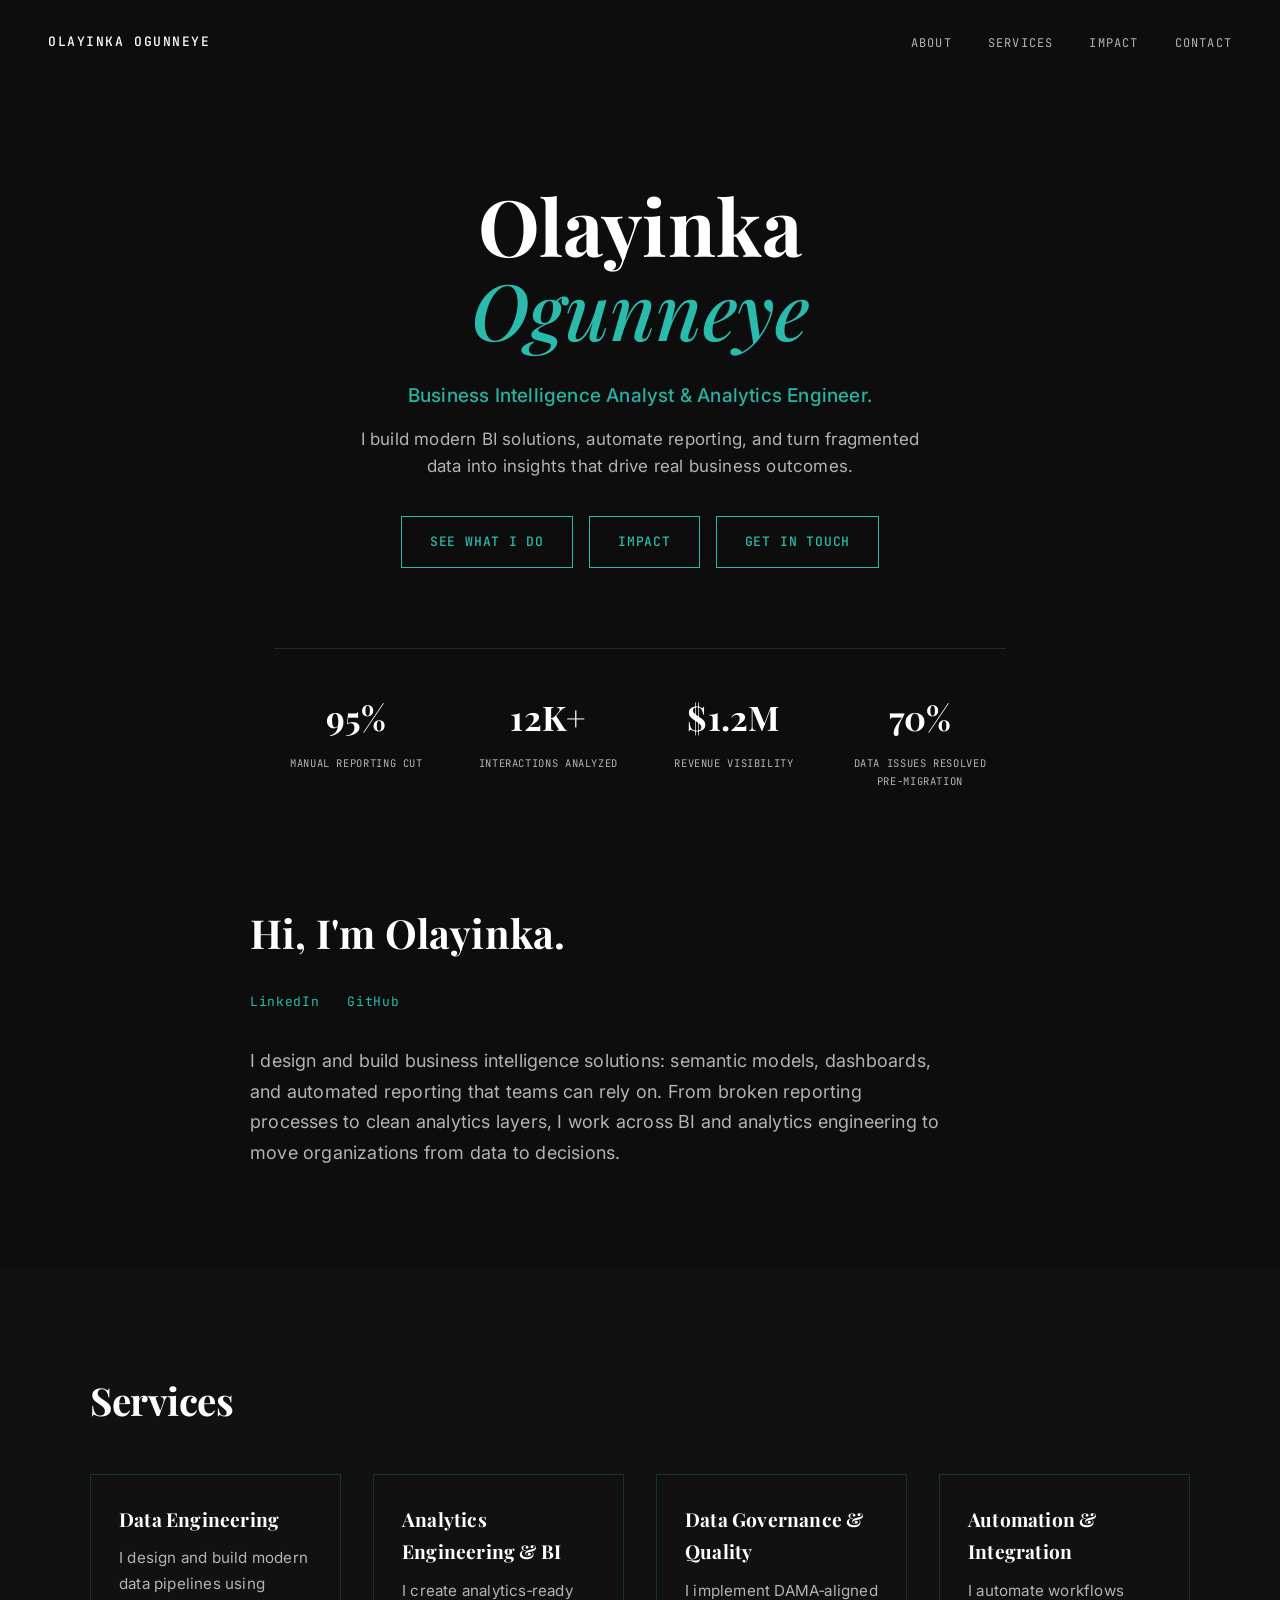
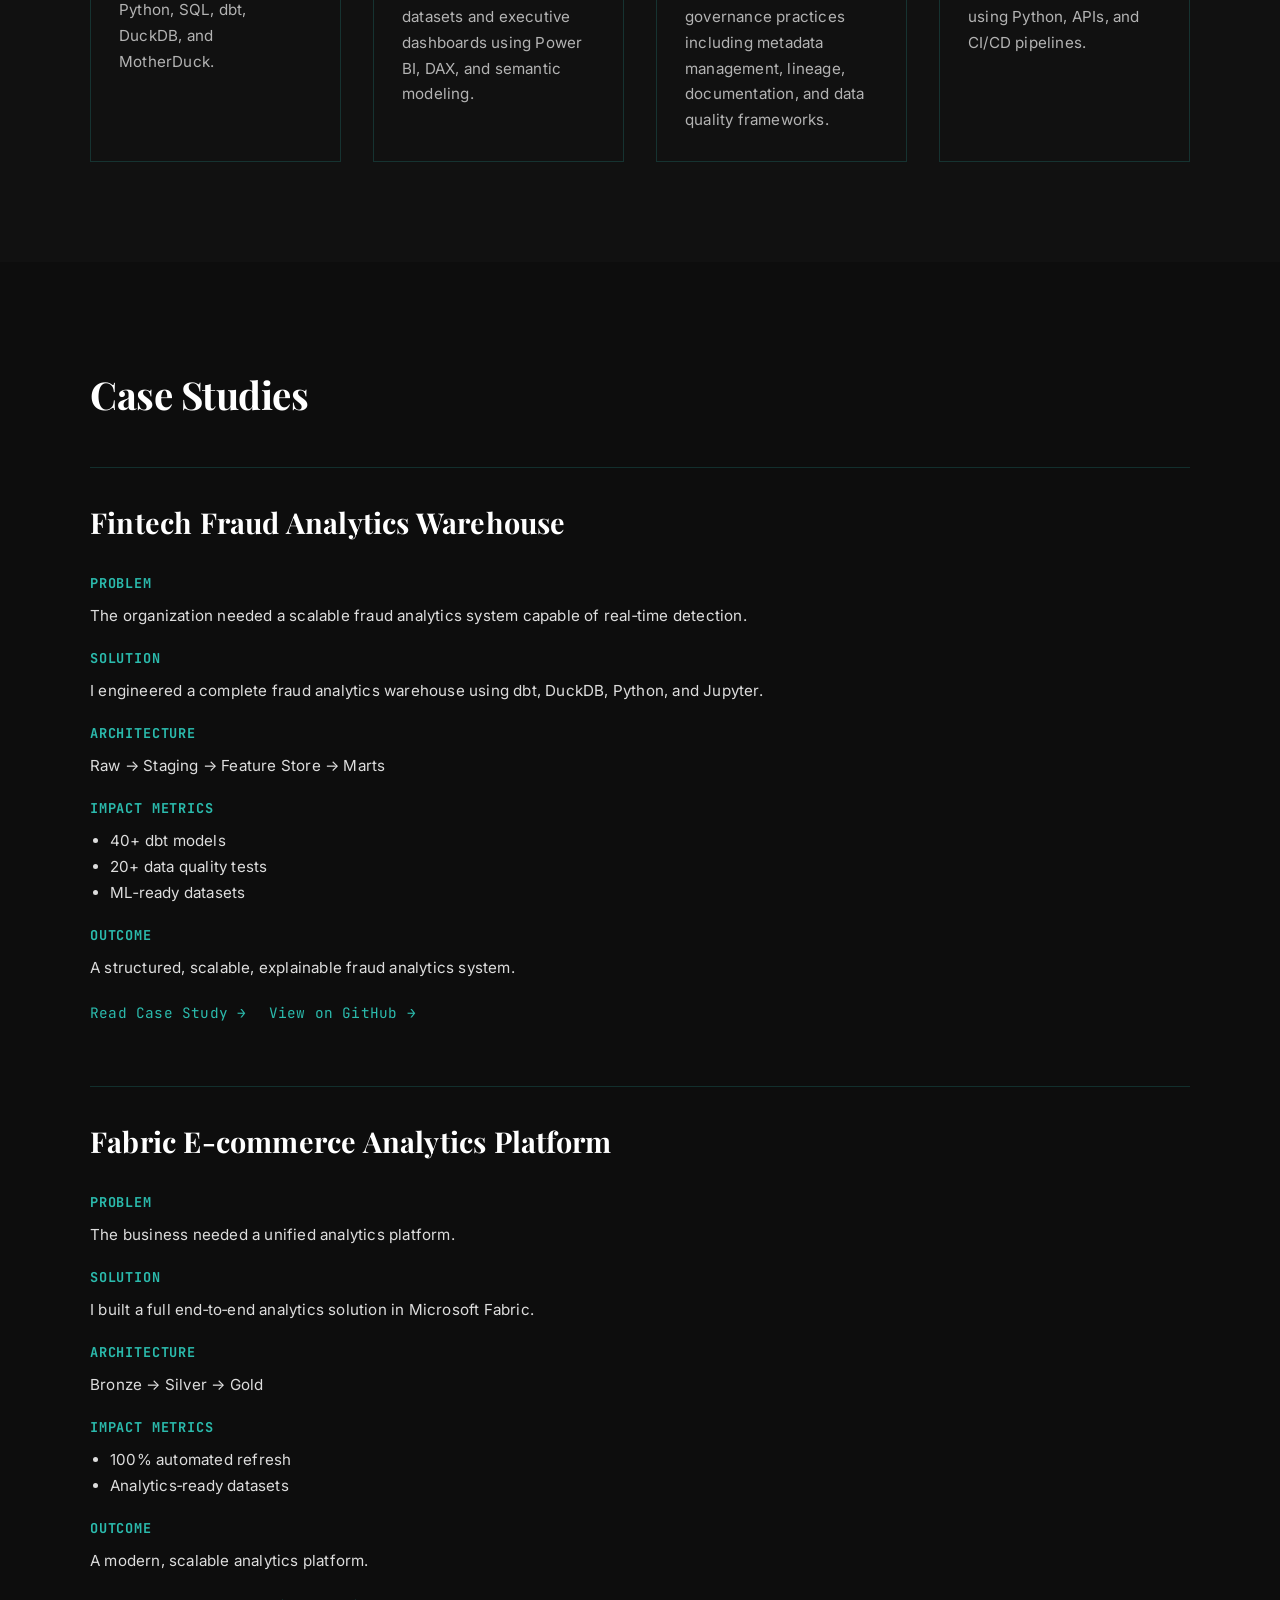
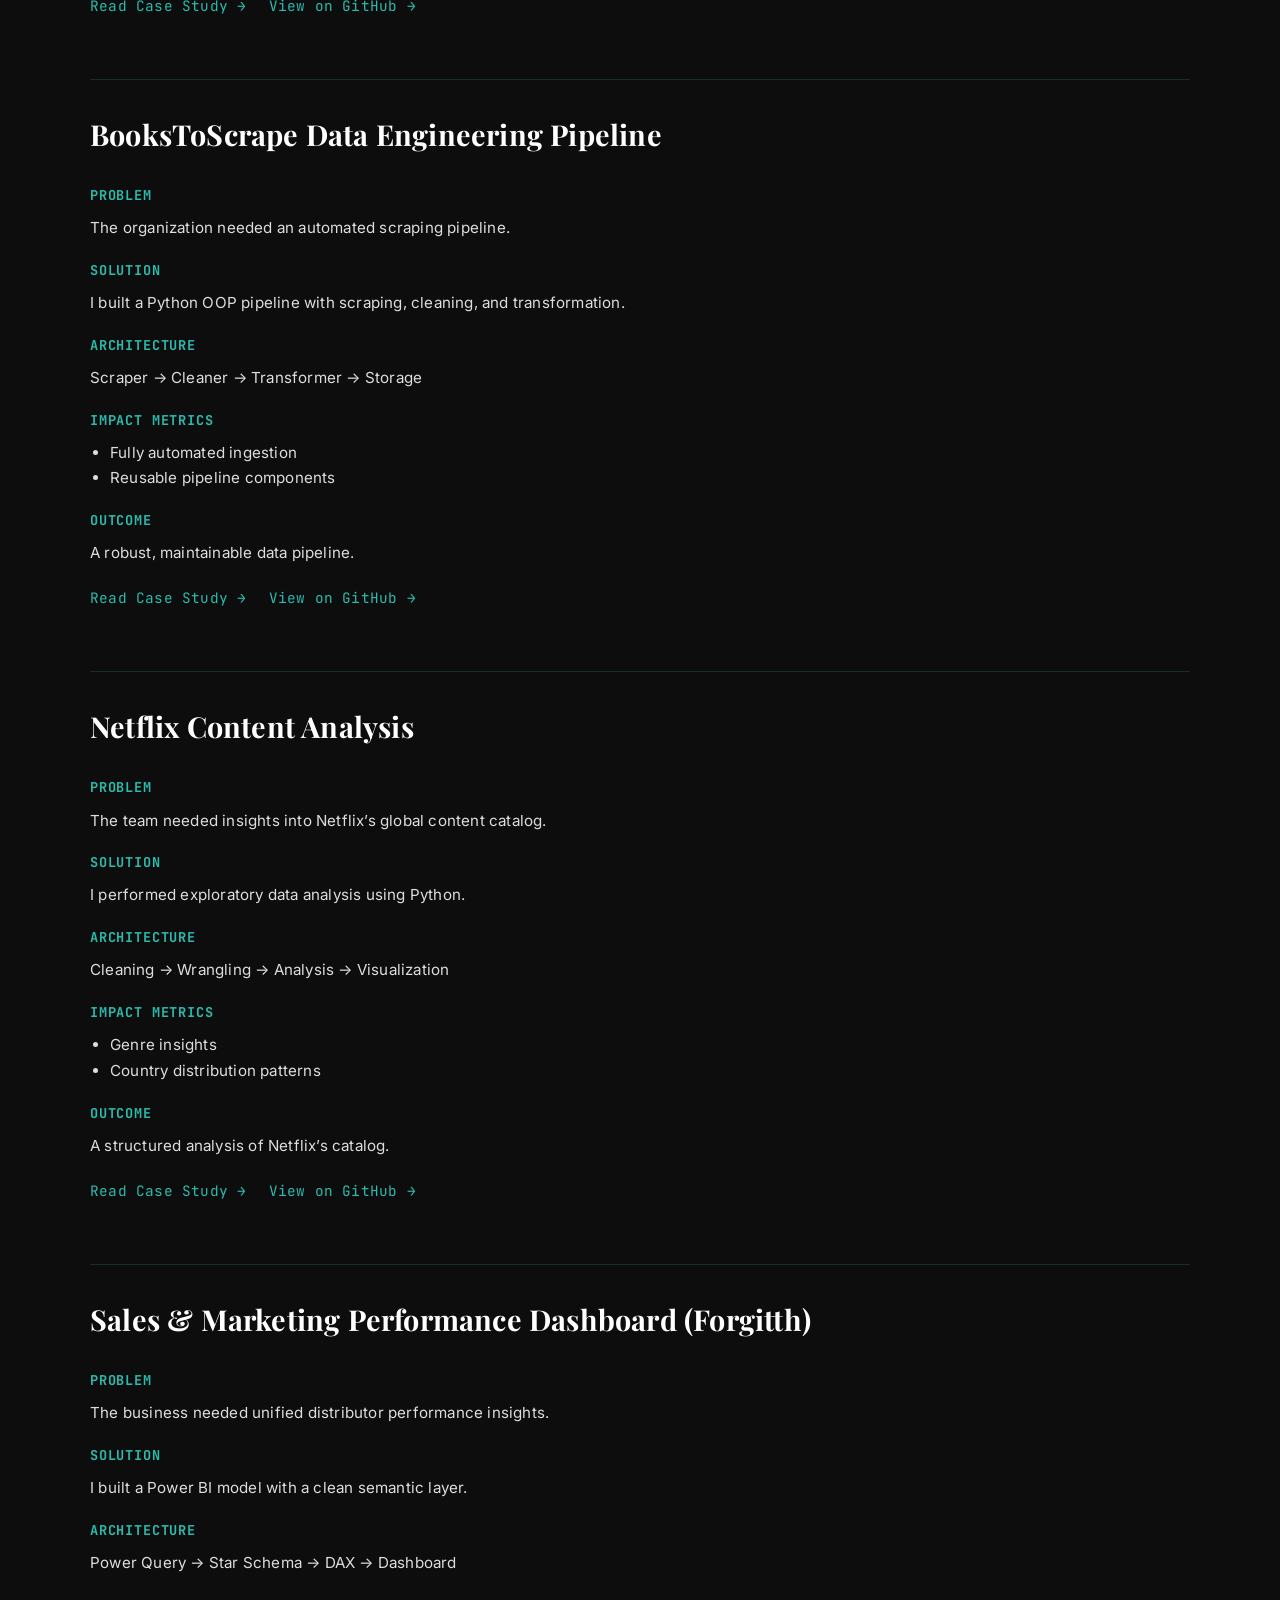
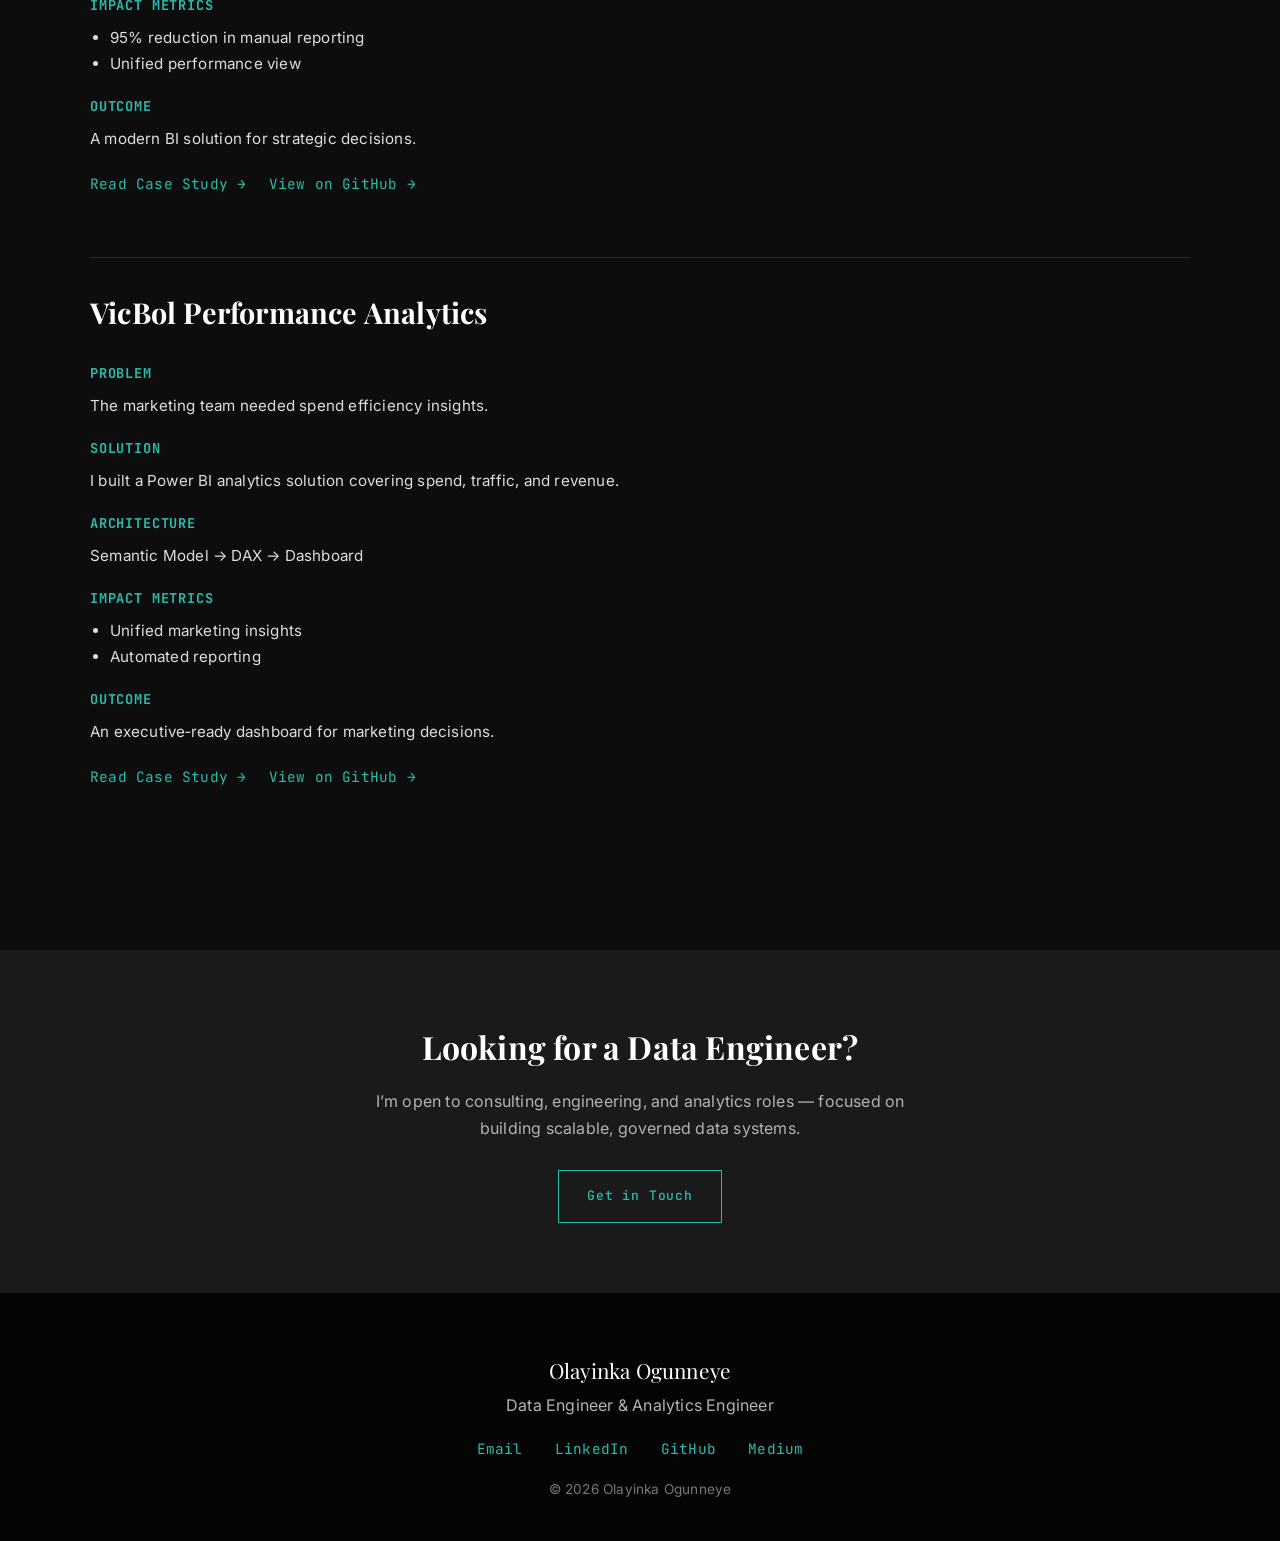
<file: index.html>
<!DOCTYPE html>
<html lang="en">
<head>
    <meta charset="UTF-8">
    <meta name="viewport" content="width=device-width, initial-scale=1.0">
    <title>Olayinka Ogunneye | Data Engineering Portfolio</title>

    <!-- Fonts -->
    <link rel="preconnect" href="https://fonts.googleapis.com">
    <link rel="preconnect" href="https://fonts.gstatic.com" crossorigin>
    <link href="https://fonts.googleapis.com/css2?family=Inter:wght@300;400;500;600;700&family=Playfair+Display:ital,wght@0,500;0,700;1,500&family=JetBrains+Mono:wght@400;500&display=swap" rel="stylesheet">

    <!-- Stylesheet -->
    <link rel="stylesheet" href="assets/css/style.css">
</head>

<body>

    <!-- HERO -->   
    <header class="section-hero">
        <nav class="navbar">
            <div class="nav-brand">OLAYINKA OGUNNEYE</div>
            <ul class="nav-menu">
                <li><a href="#about">ABOUT</a></li>
                <li><a href="#services">SERVICES</a></li>
                <li><a href="#impact">IMPACT</a></li>
                <li><a href="#contact">CONTACT</a></li>
            </ul>
        </nav>

        <div class="hero-content fade-in">
            <h1 class="hero-name">
                <span class="hero-first">Olayinka</span>
                <span class="hero-last">Ogunneye</span>
            </h1>

            <p class="hero-subtitle">
                Business Intelligence Analyst & Analytics Engineer.
            </p>

            <p class="hero-tagline">
                I build modern BI solutions, automate reporting, 
                and turn fragmented data into insights 
                that drive real business outcomes.
            </p>

            <div class="hero-buttons">
                <a href="#services" class="hero-btn">SEE WHAT I DO</a>
                <a href="#impact" class="hero-btn">IMPACT</a>
                <a href="#contact" class="hero-btn">GET IN TOUCH</a>
            </div>

            <div class="hero-stats">
                <div class="hero-stat">
                    <span class="hero-stat-value">95%</span>
                    <span class="hero-stat-label">Manual Reporting Cut</span>
                </div>
                <div class="hero-stat">
                    <span class="hero-stat-value">12K+</span>
                    <span class="hero-stat-label">Interactions Analyzed</span>
                </div>
                <div class="hero-stat">
                    <span class="hero-stat-value">$1.2M</span>
                    <span class="hero-stat-label">Revenue Visibility</span>
                </div>
                <div class="hero-stat">
                    <span class="hero-stat-value">70%</span>
                    <span class="hero-stat-label">Data Issues Resolved Pre‑Migration</span>
                </div>
            </div>
        </div>
    </header>

    <section id="impact" class="impact-section">
        <div class="impact-content fade-in">

            <h2 class="impact-title">Hi, I'm Olayinka.</h2>

            <div class="impact-links">
                <a href="https://www.linkedin.com/in/olayinkaogunneye" target="_blank">LinkedIn</a>
                <a href="https://github.com/olayinkaogunneye" target="_blank">GitHub</a>
            </div>

            <p class="impact-summary">
                I design and build business intelligence solutions: semantic models, dashboards, and automated reporting 
                that teams can rely on. From broken reporting processes to clean analytics layers, I work across BI and 
                analytics engineering to move organizations from data to decisions.
            </p>

        </div>
    </section>

    <!-- SERVICES -->
    <section id="services" class="section-services">
        <div class="container">
            <h2 class="section-title fade-in">Services</h2>

            <div class="services-grid">

                <div class="service-item fade-in">
                    <h3>Data Engineering</h3>
                    <p>I design and build modern data pipelines using Python, SQL, dbt, DuckDB, and MotherDuck.</p>
                </div>

                <div class="service-item fade-in">
                    <h3>Analytics Engineering & BI</h3>
                    <p>I create analytics‑ready datasets and executive dashboards using Power BI, DAX, and semantic modeling.</p>
                </div>

                <div class="service-item fade-in">
                    <h3>Data Governance & Quality</h3>
                    <p>I implement DAMA‑aligned governance practices including metadata management, lineage, documentation, and data quality frameworks.</p>
                </div>

                <div class="service-item fade-in">
                    <h3>Automation & Integration</h3>
                    <p>I automate workflows using Python, APIs, and CI/CD pipelines.</p>
                </div>

            </div>
        </div>
    </section>

        <!-- CASE STUDIES -->
    <section id="work" class="section-work">
        <div class="container">
            <h2 class="section-title fade-in">Case Studies</h2>

            <!-- FRAUD ANALYTICS -->
            <div class="case-study fade-in">
                <h3 class="case-title">Fintech Fraud Analytics Warehouse</h3>

                <div class="case-block">
                    <h4>Problem</h4>
                    <p>The organization needed a scalable fraud analytics system capable of real‑time detection.</p>
                </div>

                <div class="case-block">
                    <h4>Solution</h4>
                    <p>I engineered a complete fraud analytics warehouse using dbt, DuckDB, Python, and Jupyter.</p>
                </div>

                <div class="case-block">
                    <h4>Architecture</h4>
                    <p>Raw → Staging → Feature Store → Marts</p>
                </div>

                <div class="case-block">
                    <h4>Impact Metrics</h4>
                    <ul class="case-metrics">
                        <li>40+ dbt models</li>
                        <li>20+ data quality tests</li>
                        <li>ML‑ready datasets</li>
                    </ul>
                </div>

                <div class="case-block">
                    <h4>Outcome</h4>
                    <p>A structured, scalable, explainable fraud analytics system.</p>
                </div>

                <div class="case-links">
                    <a href="case-studies/fraud-analytics.html" class="case-read-more">Read Case Study →</a>
                    <a href="https://github.com/olayinkaogunneye/duckdb_dbt_project/tree/main" 
                    class="case-read-more" 
                    target="_blank">View on GitHub →</a>
                </div>
            </div>

            <!-- FABRIC -->
            <div class="case-study fade-in">
                <h3 class="case-title">Fabric E‑commerce Analytics Platform</h3>

                <div class="case-block">
                    <h4>Problem</h4>
                    <p>The business needed a unified analytics platform.</p>
                </div>

                <div class="case-block">
                    <h4>Solution</h4>
                    <p>I built a full end‑to‑end analytics solution in Microsoft Fabric.</p>
                </div>

                <div class="case-block">
                    <h4>Architecture</h4>
                    <p>Bronze → Silver → Gold</p>
                </div>

                <div class="case-block">
                    <h4>Impact Metrics</h4>
                    <ul class="case-metrics">
                        <li>100% automated refresh</li>
                        <li>Analytics‑ready datasets</li>
                    </ul>
                </div>

                <div class="case-block">
                    <h4>Outcome</h4>
                    <p>A modern, scalable analytics platform.</p>
                </div>

                <div class="case-links">
                    <a href="case-studies/fabric-ecommerce.html" class="case-read-more">Read Case Study →</a>
                    <a href="https://github.com/olayinkaogunneye/fabric-ecommerce-analytics-platform" 
                    class="case-read-more"
                    target="_blank">View on GitHub →</a>
                </div>
            </div>

            <!-- BOOKS -->
            <div class="case-study fade-in">
                <h3 class="case-title">BooksToScrape Data Engineering Pipeline</h3>

                <div class="case-block">
                    <h4>Problem</h4>
                    <p>The organization needed an automated scraping pipeline.</p>
                </div>

                <div class="case-block">
                    <h4>Solution</h4>
                    <p>I built a Python OOP pipeline with scraping, cleaning, and transformation.</p>
                </div>

                <div class="case-block">
                    <h4>Architecture</h4>
                    <p>Scraper → Cleaner → Transformer → Storage</p>
                </div>

                <div class="case-block">
                    <h4>Impact Metrics</h4>
                    <ul class="case-metrics">
                        <li>Fully automated ingestion</li>
                        <li>Reusable pipeline components</li>
                    </ul>
                </div>

                <div class="case-block">
                    <h4>Outcome</h4>
                    <p>A robust, maintainable data pipeline.</p>
                </div>

                <div class="case-links">
                    <a href="case-studies/books-pipeline.html" class="case-read-more">Read Case Study →</a>
                    <a href="https://github.com/olayinkaogunneye/python-projects/tree/main/projects/ecommerce_web_scraping" 
                    class="case-read-more" 
                    target="_blank">View on GitHub →</a>
                </div>
            </div>

            <!-- NETFLIX -->
            <div class="case-study fade-in">
                <h3 class="case-title">Netflix Content Analysis</h3>

                <div class="case-block">
                    <h4>Problem</h4>
                    <p>The team needed insights into Netflix’s global content catalog.</p>
                </div>

                <div class="case-block">
                    <h4>Solution</h4>
                    <p>I performed exploratory data analysis using Python.</p>
                </div>

                <div class="case-block">
                    <h4>Architecture</h4>
                    <p>Cleaning → Wrangling → Analysis → Visualization</p>
                </div>

                <div class="case-block">
                    <h4>Impact Metrics</h4>
                    <ul class="case-metrics">
                        <li>Genre insights</li>
                        <li>Country distribution patterns</li>
                    </ul>
                </div>

                <div class="case-block">
                    <h4>Outcome</h4>
                    <p>A structured analysis of Netflix’s catalog.</p>
                </div>

                <div class="case-links">
                    <a href="case-studies/netflix-analysis.html" class="case-read-more">Read Case Study →</a>
                    <a href="https://github.com/olayinkaogunneye/python-projects/tree/main/projects/netflix_data_analysis" 
                    class="case-read-more" 
                    target="_blank">View on GitHub →</a>
                </div>
            </div>

            <!-- FORGITTH -->
            <div class="case-study fade-in">
                <h3 class="case-title">Sales & Marketing Performance Dashboard (Forgitth)</h3>

                <div class="case-block">
                    <h4>Problem</h4>
                    <p>The business needed unified distributor performance insights.</p>
                </div>

                <div class="case-block">
                    <h4>Solution</h4>
                    <p>I built a Power BI model with a clean semantic layer.</p>
                </div>

                <div class="case-block">
                    <h4>Architecture</h4>
                    <p>Power Query → Star Schema → DAX → Dashboard</p>
                </div>

                <div class="case-block">
                    <h4>Impact Metrics</h4>
                    <ul class="case-metrics">
                        <li>95% reduction in manual reporting</li>
                        <li>Unified performance view</li>
                    </ul>
                </div>

                <div class="case-block">
                    <h4>Outcome</h4>
                    <p>A modern BI solution for strategic decisions.</p>
                </div>

                <div class="case-links">
                    <a href="case-studies/forgitth-dashboard.html" class="case-read-more">Read Case Study →</a>
                    <a href="https://github.com/olayinkaogunneye/python-projects/tree/main/projects/forgitth_bi_dashboard" 
                    class="case-read-more" 
                    target="_blank">View on GitHub →</a>
                </div>
            </div>

            <!-- VICBOL -->
            <div class="case-study fade-in">
                <h3 class="case-title">VicBol Performance Analytics</h3>

                <div class="case-block">
                    <h4>Problem</h4>
                    <p>The marketing team needed spend efficiency insights.</p>
                </div>

                <div class="case-block">
                    <h4>Solution</h4>
                    <p>I built a Power BI analytics solution covering spend, traffic, and revenue.</p>
                </div>

                <div class="case-block">
                    <h4>Architecture</h4>
                    <p>Semantic Model → DAX → Dashboard</p>
                </div>

                <div class="case-block">
                    <h4>Impact Metrics</h4>
                    <ul class="case-metrics">
                        <li>Unified marketing insights</li>
                        <li>Automated reporting</li>
                    </ul>
                </div>

                <div class="case-block">
                    <h4>Outcome</h4>
                    <p>An executive‑ready dashboard for marketing decisions.</p>
                </div>

                <div class="case-links">
                    <a href="case-studies/vicbol-dashboard.html" class="case-read-more">Read Case Study →</a>
                    <a href="https://github.com/olayinkaogunneye/python-projects/tree/main/projects/vicbol_marketing_analytics" 
                    class="case-read-more" 
                    target="_blank">View on GitHub →</a>
                </div>
            </div>

        </div>
    </section>

    <!-- CTA -->
    <section id="cta" class="section-cta fade-in">
        <div class="container">
            <h2>Looking for a Data Engineer?</h2>
            <p>I’m open to consulting, engineering, and analytics roles — focused on building scalable, governed data systems.</p>
            <a href="mailto:olayinkaogunneye@gmail.com" class="cta-button">Get in Touch</a>
        </div>
    </section>

    <!-- SCROLL TO TOP BUTTON -->
    <button id="scrollTopBtn" class="scroll-top-btn">↑</button>

    <!-- FOOTER -->
    <footer class="footer fade-in">
        <div class="container">
            <p class="footer-name">Olayinka Ogunneye</p>
            <p class="footer-role">Data Engineer & Analytics Engineer</p>

            <div class="footer-links">
                <a href="mailto:olayinkaogunneye@gmail.com">Email</a>
                <a href="https://www.linkedin.com/in/olayinkaogunneye" target="_blank">LinkedIn</a>
                <a href="https://github.com/olayinkaogunneye" target="_blank">GitHub</a>
                <a href="https://medium.com/@olayinkaogunneye" target="_blank">Medium</a>
            </div>

            <p class="footer-copy">&copy; 2026 Olayinka Ogunneye</p>
        </div>
    </footer>

    <!-- JS -->
    <script src="assets/js/main.js"></script>

</body>
</html>
</file>
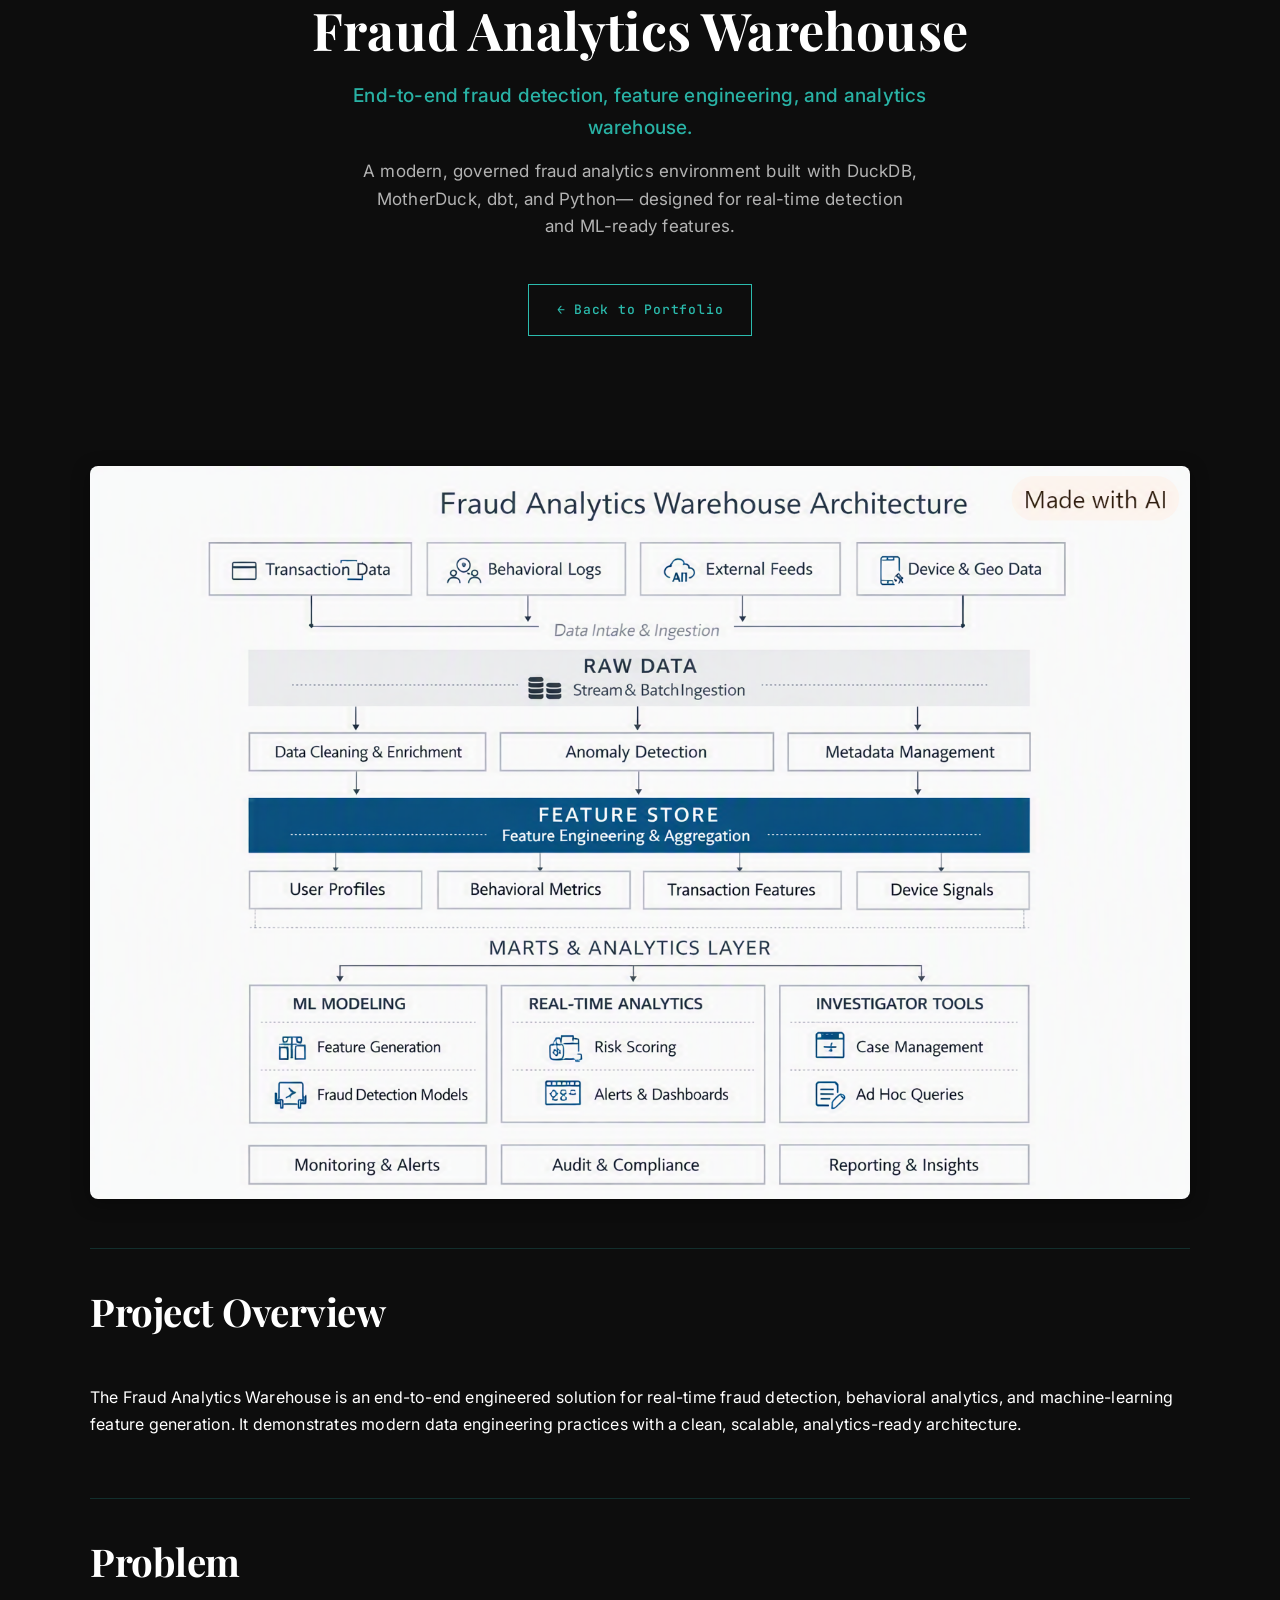
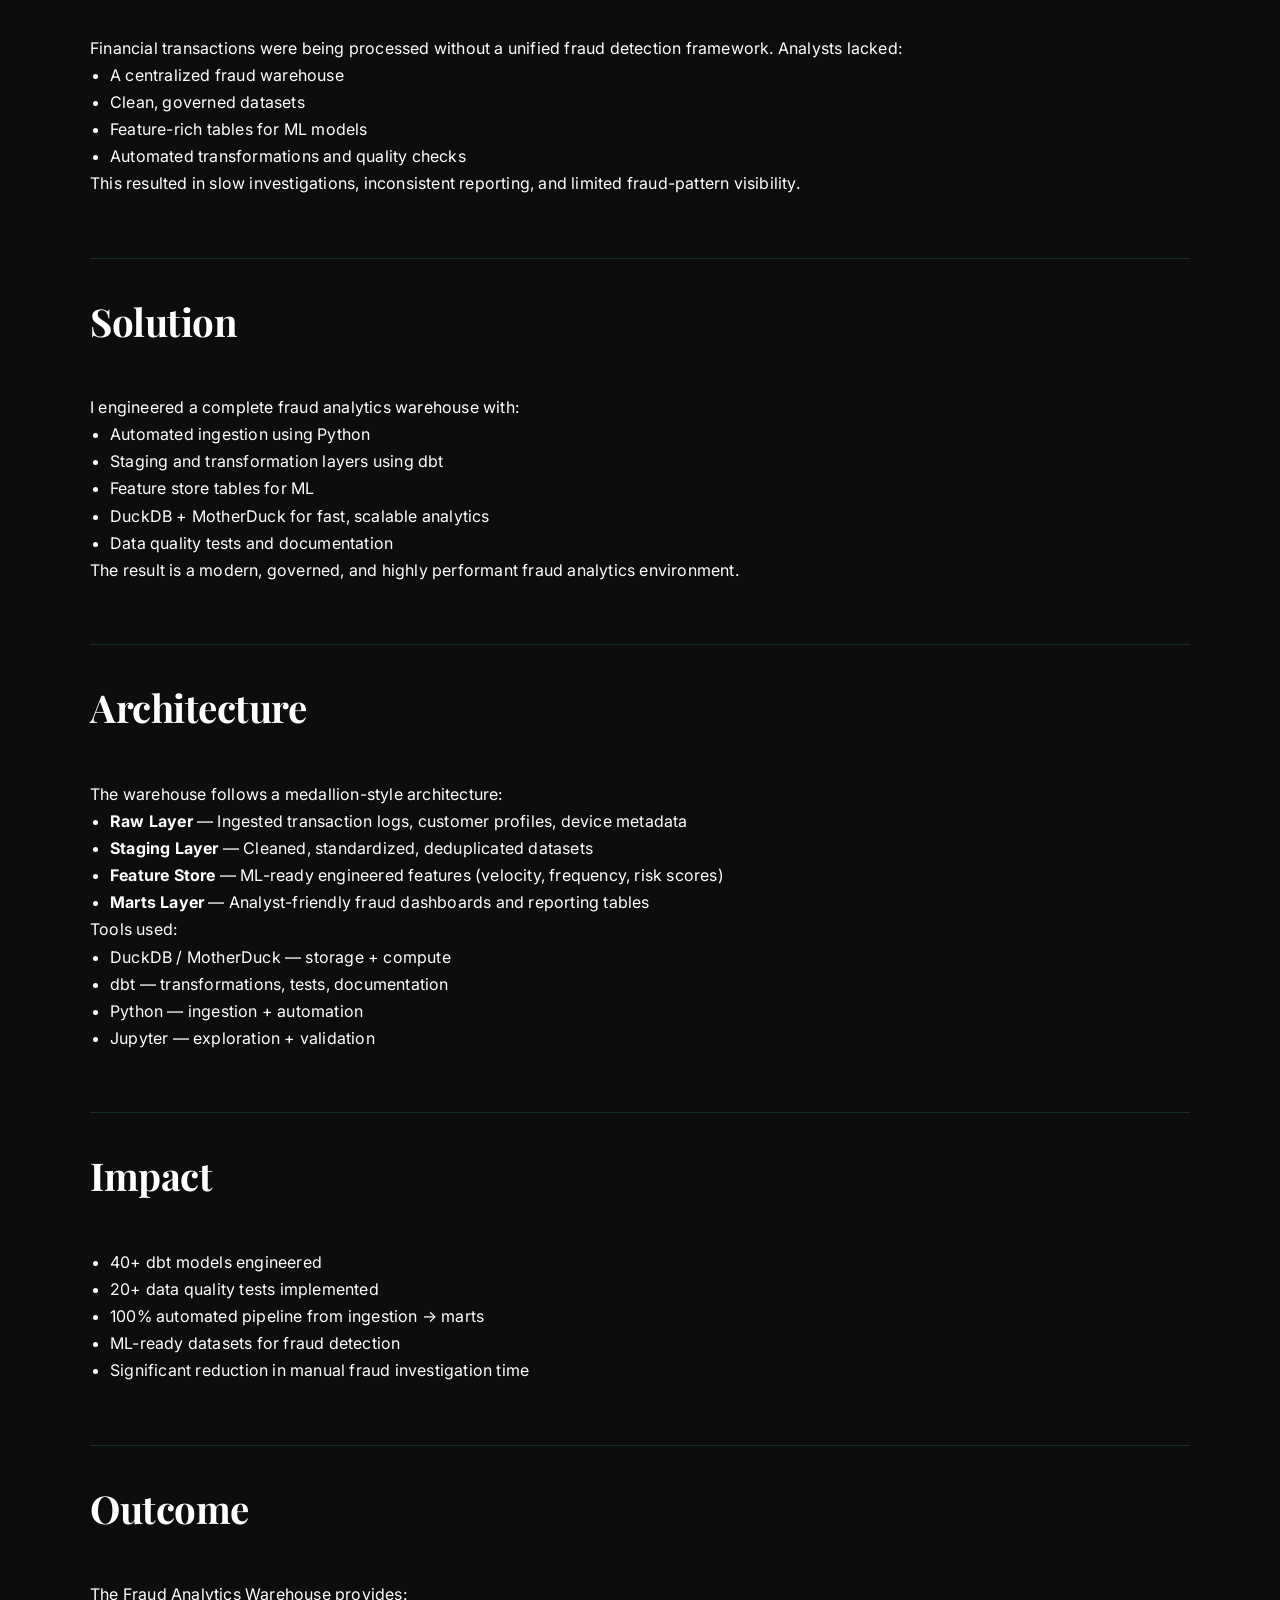
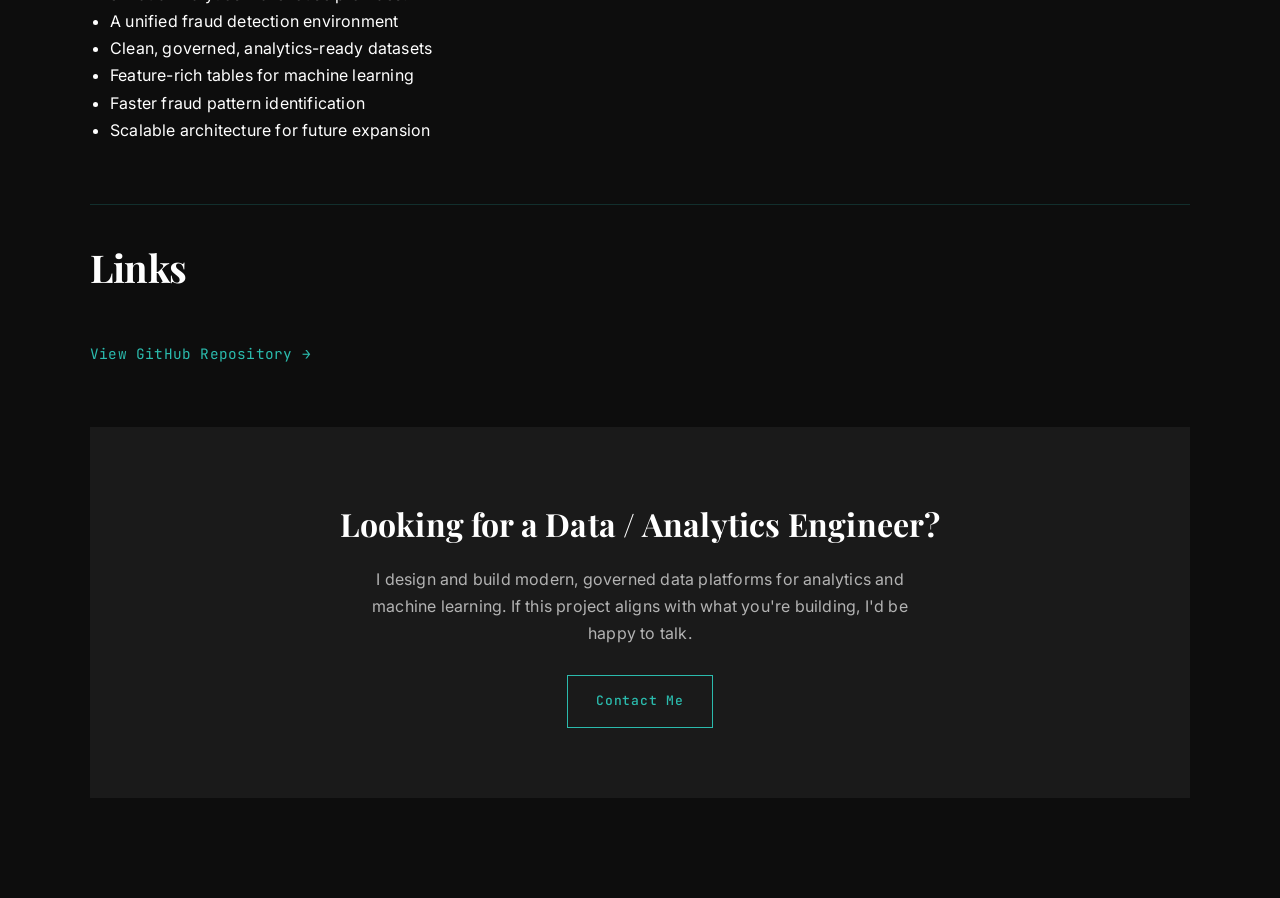
<file: case-studies/fraud-analytics.html>
<!DOCTYPE html>
<html lang="en">
<head>
    <meta charset="UTF-8">
    <title>Fraud Analytics Warehouse — Case Study</title>
    <meta name="viewport" content="width=device-width, initial-scale=1">
        <link rel="preconnect" href="https://fonts.googleapis.com">
    <link rel="preconnect" href="https://fonts.gstatic.com" crossorigin>
    <link href="https://fonts.googleapis.com/css2?family=Inter:wght@300;400;500;600;700&family=Playfair+Display:ital,wght@0,500;0,700;1,500&family=JetBrains+Mono:wght@400;500&display=swap" rel="stylesheet">
    <link rel="stylesheet" href="../assets/css/style.css">
</head>

<body class="fade-in">

    <header class="section-hero">
        <div class="container">
            <h1 class="hero-title">Fraud Analytics Warehouse</h1>
            <p class="hero-subtitle">End-to-end fraud detection, feature engineering, and analytics warehouse.</p>
            <p class="hero-tagline">
                A modern, governed fraud analytics environment built with DuckDB, MotherDuck, dbt, and Python—
                designed for real-time detection and ML-ready features.
            </p>
            <a href="../index.html" class="cta-button">← Back to Portfolio</a>
        </div>
    </header>

    <section class="section-work">
        <div class="container">

            <!-- Full-width architecture diagram -->
            <div class="case-diagram fade-in">
                <img src="../assets/images/fraud_architecture.png" alt="Fraud Analytics Warehouse Architecture Diagram">
            </div>

            <!-- Overview -->
            <div class="case-study">
                <h2 class="section-title">Project Overview</h2>
                <p>
                    The Fraud Analytics Warehouse is an end-to-end engineered solution for real-time fraud detection,
                    behavioral analytics, and machine-learning feature generation. It demonstrates modern data engineering
                    practices with a clean, scalable, analytics-ready architecture.
                </p>
            </div>

            <!-- Problem -->
            <div class="case-study">
                <h2 class="section-title">Problem</h2>
                <p>
                    Financial transactions were being processed without a unified fraud detection framework. Analysts lacked:
                </p>
                <ul class="case-metrics">
                    <li>A centralized fraud warehouse</li>
                    <li>Clean, governed datasets</li>
                    <li>Feature-rich tables for ML models</li>
                    <li>Automated transformations and quality checks</li>
                </ul>
                <p>
                    This resulted in slow investigations, inconsistent reporting, and limited fraud-pattern visibility.
                </p>
            </div>

            <!-- Solution -->
            <div class="case-study">
                <h2 class="section-title">Solution</h2>
                <p>
                    I engineered a complete fraud analytics warehouse with:
                </p>
                <ul class="case-metrics">
                    <li>Automated ingestion using Python</li>
                    <li>Staging and transformation layers using dbt</li>
                    <li>Feature store tables for ML</li>
                    <li>DuckDB + MotherDuck for fast, scalable analytics</li>
                    <li>Data quality tests and documentation</li>
                </ul>
                <p>
                    The result is a modern, governed, and highly performant fraud analytics environment.
                </p>
            </div>

            <!-- Architecture -->
            <div class="case-study">
                <h2 class="section-title">Architecture</h2>
                <p>
                    The warehouse follows a medallion-style architecture:
                </p>
                <ul class="case-metrics">
                    <li><strong>Raw Layer</strong> — Ingested transaction logs, customer profiles, device metadata</li>
                    <li><strong>Staging Layer</strong> — Cleaned, standardized, deduplicated datasets</li>
                    <li><strong>Feature Store</strong> — ML-ready engineered features (velocity, frequency, risk scores)</li>
                    <li><strong>Marts Layer</strong> — Analyst-friendly fraud dashboards and reporting tables</li>
                </ul>
                <p>
                    Tools used:
                </p>
                <ul class="case-metrics">
                    <li>DuckDB / MotherDuck — storage + compute</li>
                    <li>dbt — transformations, tests, documentation</li>
                    <li>Python — ingestion + automation</li>
                    <li>Jupyter — exploration + validation</li>
                </ul>
            </div>

            <!-- Impact -->
            <div class="case-study">
                <h2 class="section-title">Impact</h2>
                <ul class="case-metrics">
                    <li>40+ dbt models engineered</li>
                    <li>20+ data quality tests implemented</li>
                    <li>100% automated pipeline from ingestion → marts</li>
                    <li>ML-ready datasets for fraud detection</li>
                    <li>Significant reduction in manual fraud investigation time</li>
                </ul>
            </div>

            <!-- Outcome -->
            <div class="case-study">
                <h2 class="section-title">Outcome</h2>
                <p>
                    The Fraud Analytics Warehouse provides:
                </p>
                <ul class="case-metrics">
                    <li>A unified fraud detection environment</li>
                    <li>Clean, governed, analytics-ready datasets</li>
                    <li>Feature-rich tables for machine learning</li>
                    <li>Faster fraud pattern identification</li>
                    <li>Scalable architecture for future expansion</li>
                </ul>
            </div>

            <!-- Links -->
            <div class="case-study">
                <h2 class="section-title">Links</h2>
                <div class="case-links">
                    <a href="https://github.com/olayinkaogunneye/Fraud-Analytics-Warehouse" target="_blank">View GitHub Repository →</a>
                </div>
            </div>

            <!-- Recruiter CTA -->
            <div class="section-cta">
                <h2>Looking for a Data / Analytics Engineer?</h2>
                <p>
                    I design and build modern, governed data platforms for analytics and machine learning.
                    If this project aligns with what you're building, I'd be happy to talk.
                </p>
                <a href="mailto:olayinkaogunneye@gmail.com" class="cta-button">Contact Me</a>
            </div>

        </div>
    </section>

    <button id="scrollTopBtn" class="scroll-top-btn">↑</button>
    <script src="../assets/js/main.js"></script>
</body>
</html>
</file>
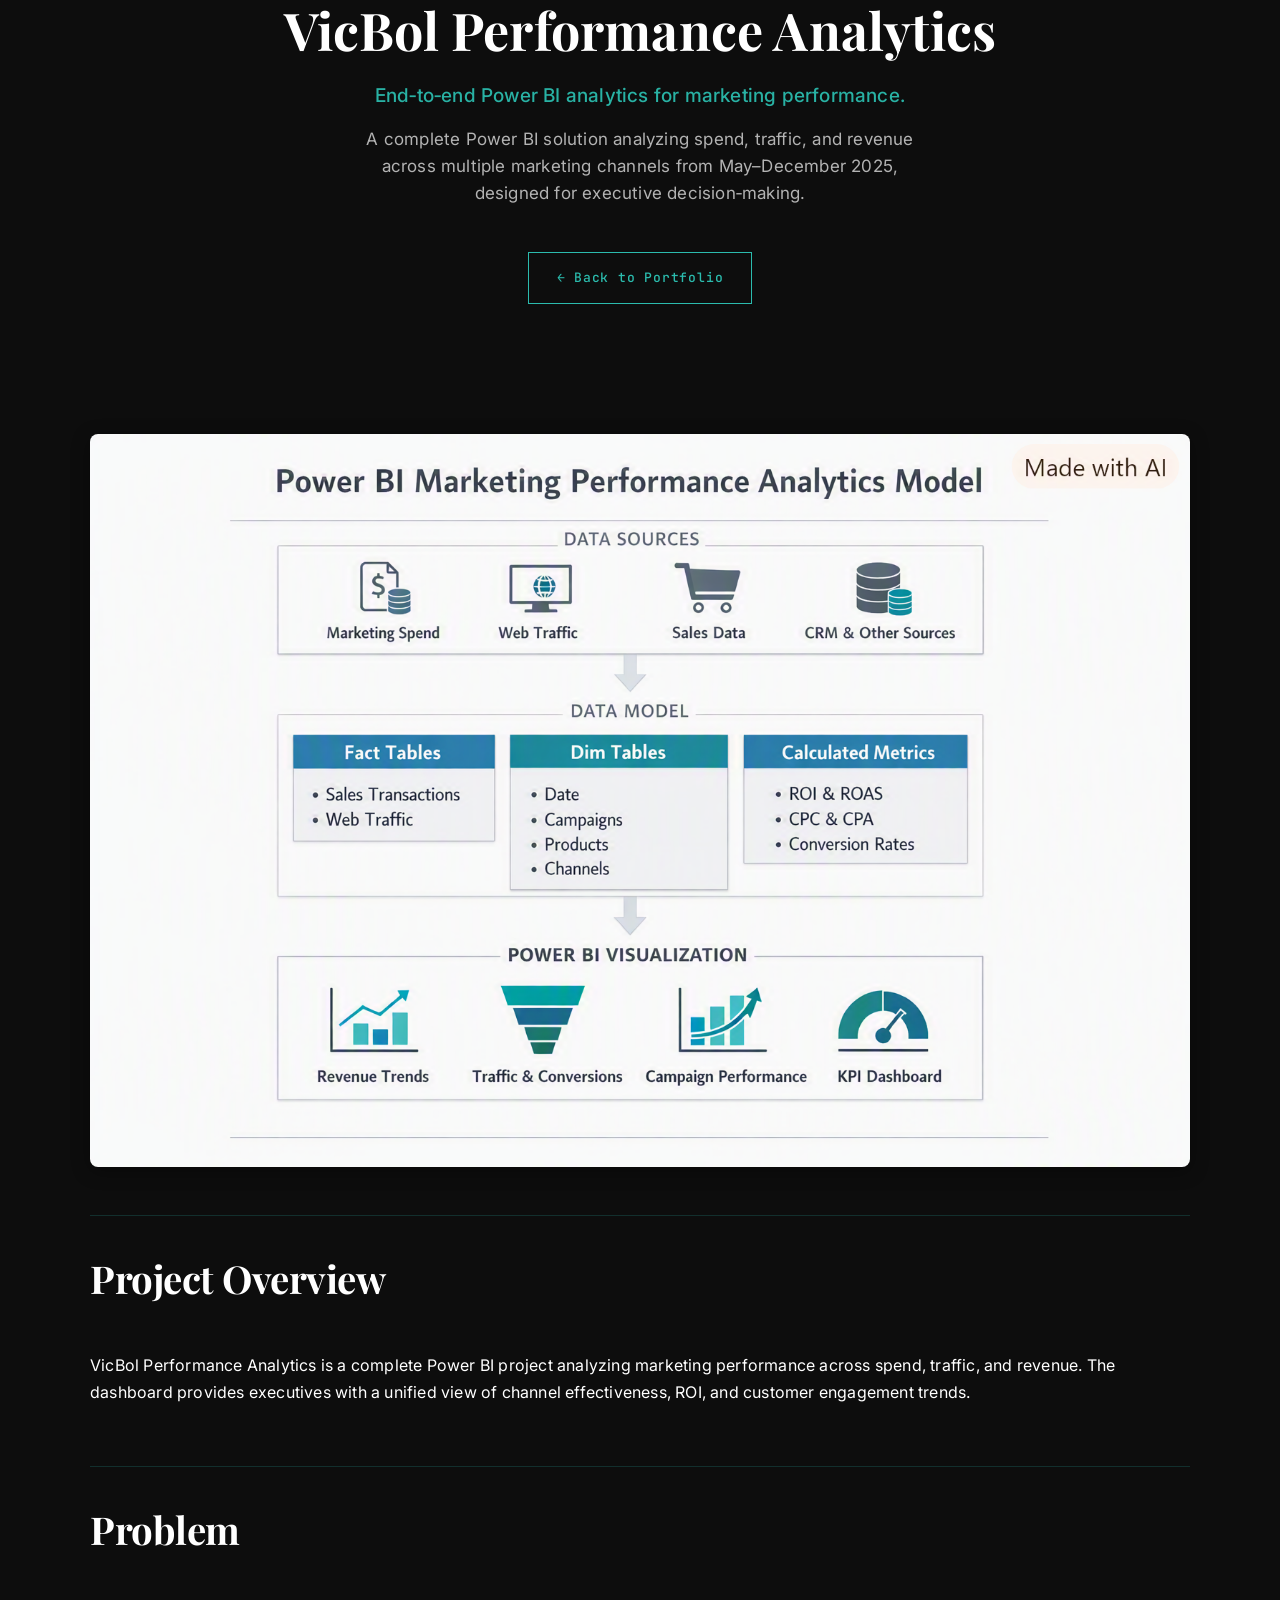
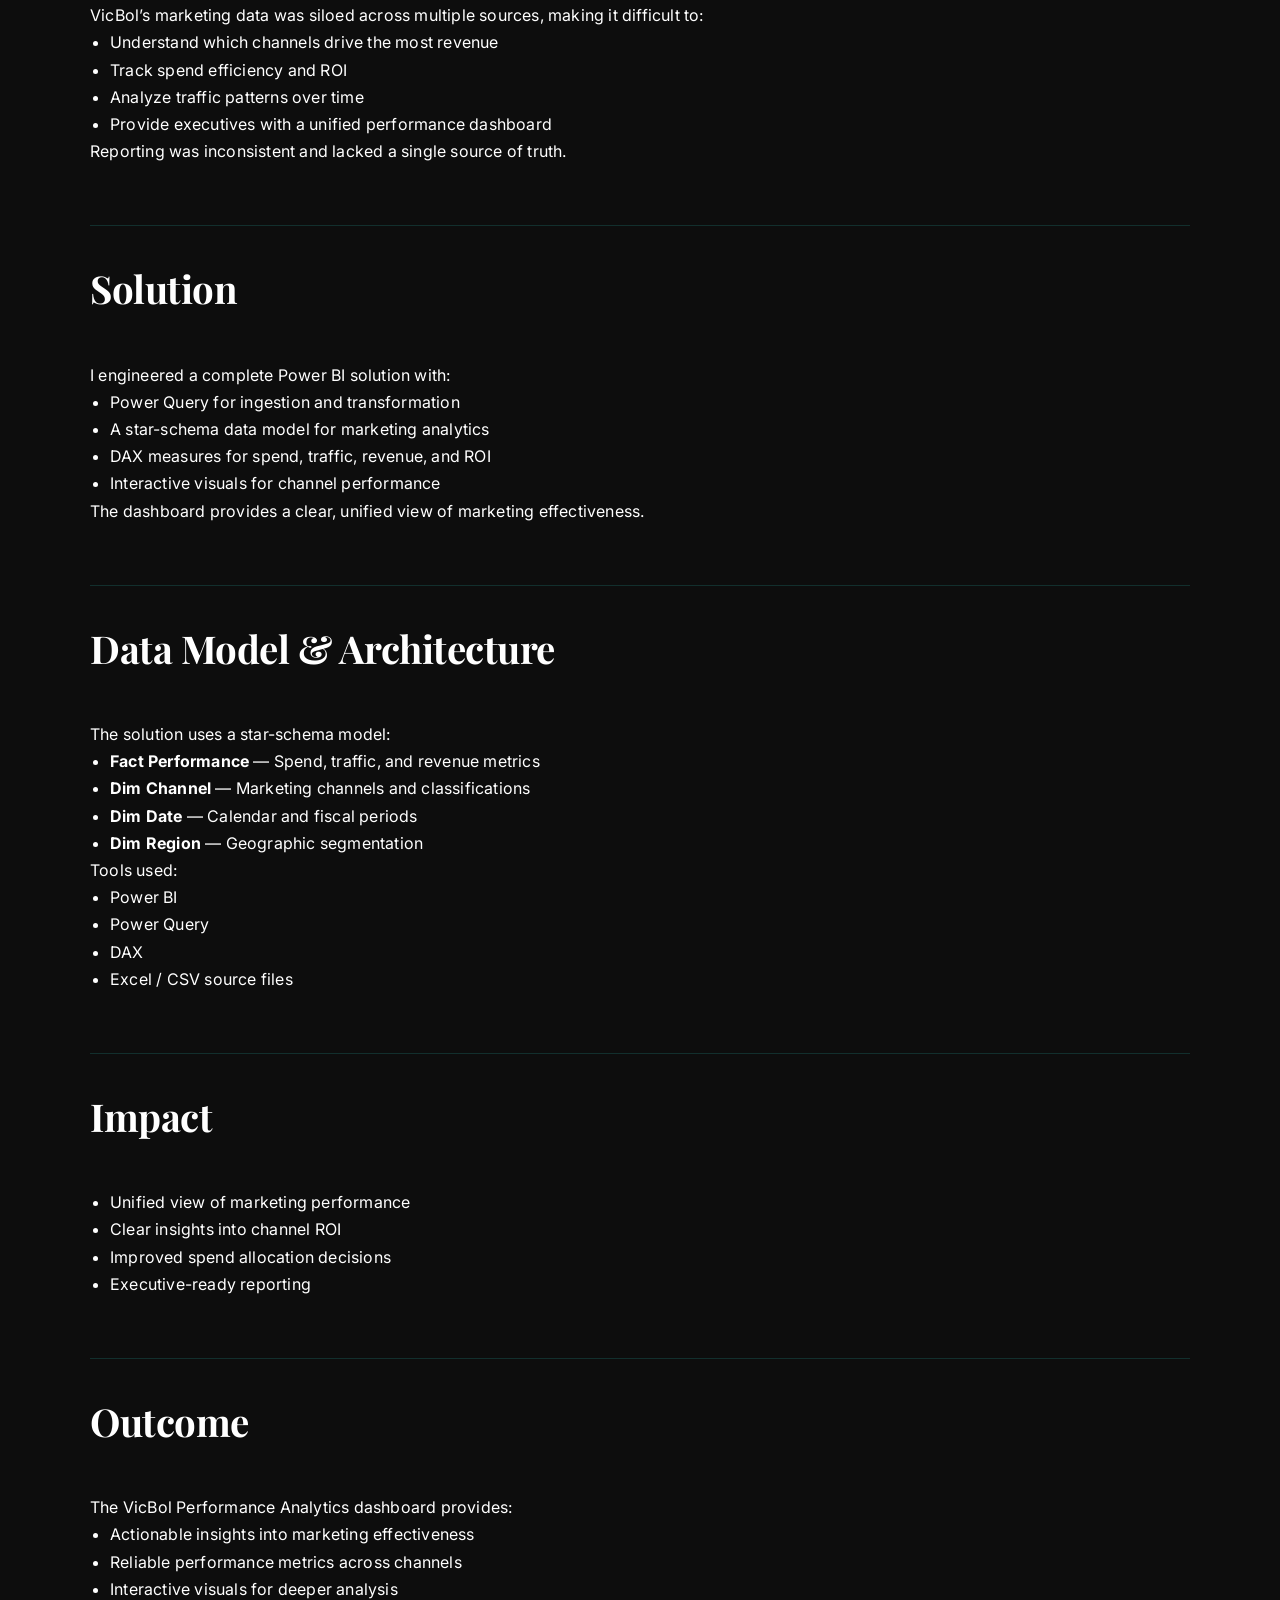
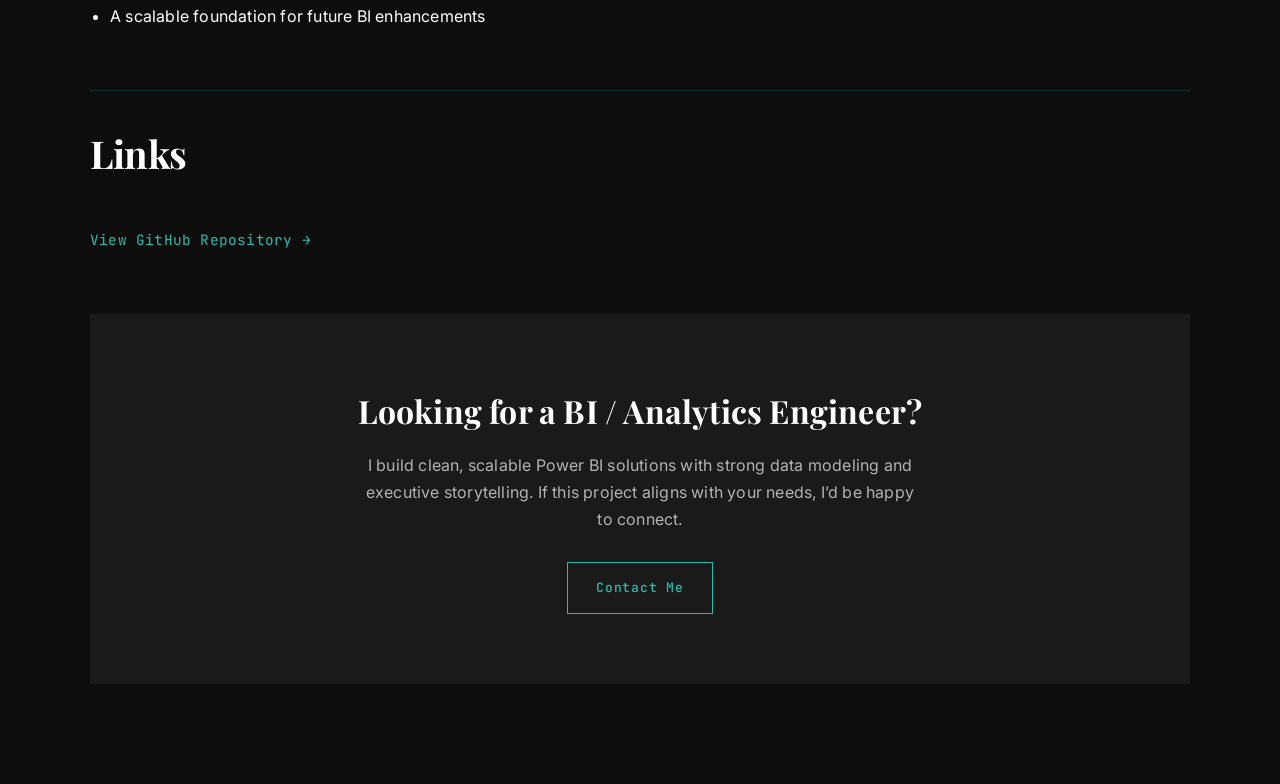
<file: case-studies/vicbol-dashboard.html>
<!DOCTYPE html>
<html lang="en">
<head>
    <meta charset="UTF-8">
    <title>VicBol Performance Analytics — Case Study</title>
    <meta name="viewport" content="width=device-width, initial-scale=1">
        <link rel="preconnect" href="https://fonts.googleapis.com">
    <link rel="preconnect" href="https://fonts.gstatic.com" crossorigin>
    <link href="https://fonts.googleapis.com/css2?family=Inter:wght@300;400;500;600;700&family=Playfair+Display:ital,wght@0,500;0,700;1,500&family=JetBrains+Mono:wght@400;500&display=swap" rel="stylesheet">
    <link rel="stylesheet" href="../assets/css/style.css">
</head>
<body class="fade-in">

    <header class="section-hero">
        <div class="container">
            <h1 class="hero-title">VicBol Performance Analytics</h1>
            <p class="hero-subtitle">End‑to‑end Power BI analytics for marketing performance.</p>
            <p class="hero-tagline">
                A complete Power BI solution analyzing spend, traffic, and revenue across multiple marketing channels
                from May–December 2025, designed for executive decision‑making.
            </p>
            <a href="../index.html" class="cta-button">← Back to Portfolio</a>
        </div>
    </header>

    <section class="section-work">
        <div class="container">

            <!-- Full-width architecture / model diagram -->
            <div class="case-diagram fade-in">
                <img src="../assets/images/vicbol_bi_model.png" alt="VicBol Power BI Data Model">
            </div>

            <!-- Overview -->
            <div class="case-study">
                <h2 class="section-title">Project Overview</h2>
                <p>
                    VicBol Performance Analytics is a complete Power BI project analyzing marketing performance across
                    spend, traffic, and revenue. The dashboard provides executives with a unified view of channel
                    effectiveness, ROI, and customer engagement trends.
                </p>
            </div>

            <!-- Problem -->
            <div class="case-study">
                <h2 class="section-title">Problem</h2>
                <p>
                    VicBol’s marketing data was siloed across multiple sources, making it difficult to:
                </p>
                <ul class="case-metrics">
                    <li>Understand which channels drive the most revenue</li>
                    <li>Track spend efficiency and ROI</li>
                    <li>Analyze traffic patterns over time</li>
                    <li>Provide executives with a unified performance dashboard</li>
                </ul>
                <p>
                    Reporting was inconsistent and lacked a single source of truth.
                </p>
            </div>

            <!-- Solution -->
            <div class="case-study">
                <h2 class="section-title">Solution</h2>
                <p>
                    I engineered a complete Power BI solution with:
                </p>
                <ul class="case-metrics">
                    <li>Power Query for ingestion and transformation</li>
                    <li>A star-schema data model for marketing analytics</li>
                    <li>DAX measures for spend, traffic, revenue, and ROI</li>
                    <li>Interactive visuals for channel performance</li>
                </ul>
                <p>
                    The dashboard provides a clear, unified view of marketing effectiveness.
                </p>
            </div>

            <!-- Architecture / Data Model -->
            <div class="case-study">
                <h2 class="section-title">Data Model & Architecture</h2>
                <p>The solution uses a star-schema model:</p>
                <ul class="case-metrics">
                    <li><strong>Fact Performance</strong> — Spend, traffic, and revenue metrics</li>
                    <li><strong>Dim Channel</strong> — Marketing channels and classifications</li>
                    <li><strong>Dim Date</strong> — Calendar and fiscal periods</li>
                    <li><strong>Dim Region</strong> — Geographic segmentation</li>
                </ul>
                <p>Tools used:</p>
                <ul class="case-metrics">
                    <li>Power BI</li>
                    <li>Power Query</li>
                    <li>DAX</li>
                    <li>Excel / CSV source files</li>
                </ul>
            </div>

            <!-- Impact -->
            <div class="case-study">
                <h2 class="section-title">Impact</h2>
                <ul class="case-metrics">
                    <li>Unified view of marketing performance</li>
                    <li>Clear insights into channel ROI</li>
                    <li>Improved spend allocation decisions</li>
                    <li>Executive-ready reporting</li>
                </ul>
            </div>

            <!-- Outcome -->
            <div class="case-study">
                <h2 class="section-title">Outcome</h2>
                <p>
                    The VicBol Performance Analytics dashboard provides:
                </p>
                <ul class="case-metrics">
                    <li>Actionable insights into marketing effectiveness</li>
                    <li>Reliable performance metrics across channels</li>
                    <li>Interactive visuals for deeper analysis</li>
                    <li>A scalable foundation for future BI enhancements</li>
                </ul>
            </div>

            <!-- Links -->
            <div class="case-study">
                <h2 class="section-title">Links</h2>
                <div class="case-links">
                    <a href="https://github.com/olayinkaogunneye/VicBol-Performance-Analytics" target="_blank">
                        View GitHub Repository →
                    </a>
                </div>
            </div>

            <!-- Recruiter CTA -->
            <div class="section-cta">
                <h2>Looking for a BI / Analytics Engineer?</h2>
                <p>
                    I build clean, scalable Power BI solutions with strong data modeling and executive storytelling.
                    If this project aligns with your needs, I’d be happy to connect.
                </p>
                <a href="mailto:olayinkaogunneye@gmail.com" class="cta-button">Contact Me</a>
            </div>

        </div>
    </section>

    <button id="scrollTopBtn" class="scroll-top-btn">↑</button>
    <script src="../assets/js/main.js"></script>
</body>
</html>
</file>
<file: assets/css/style.css>
/* =========================================
   BASE RESET
========================================= */
* {
    margin: 0;
    padding: 0;
    box-sizing: border-box;
}

:root {
    --bg: #0d0d0d;
    --bg-alt: #111111;
    --bg-footer: #050505;
    --text: #ffffff;
    --text-muted: #b3b3b3;
    --text-dim: #777777;
    --accent: #2bbbad;
    --accent-dim: rgba(43, 187, 173, 0.2);
    --font-display: 'Playfair Display', serif;
    --font-body: 'Inter', system-ui, -apple-system, BlinkMacSystemFont, sans-serif;
    --font-mono: 'JetBrains Mono', monospace;
}

html {
    scroll-behavior: smooth;
}

body {
    font-family: var(--font-body);
    background-color: var(--bg);
    color: var(--text);
    line-height: 1.7;
    letter-spacing: 0.2px;
}

/* =========================================
   LAYOUT
========================================= */
.container {
    width: 90%;
    max-width: 1100px;
    margin: 0 auto;
}

section {
    padding: 100px 0;
}

.section-title {
    font-family: var(--font-display);
    font-size: 2.4rem;
    margin-bottom: 40px;
    letter-spacing: -0.5px;
}

/* =========================================
   ANIMATIONS
========================================= */
.fade-in {
    opacity: 0;
    transform: translateY(12px);
    transition: opacity 0.7s ease-out, transform 0.7s ease-out;
}

.fade-in-visible {
    opacity: 1;
    transform: translateY(0);
}

@media (prefers-reduced-motion: reduce) {
    .fade-in {
        opacity: 1;
        transform: none;
        transition: none;
    }
}

/* =========================================
   HERO
========================================= */
.section-hero {
    background-color: var(--bg);
    color: var(--text);
    text-align: center;
}

/* NAVBAR */
.navbar {
    width: 100%;
    padding: 28px 48px;
    display: flex;
    justify-content: space-between;
    align-items: center;
    font-family: var(--font-mono);
}

.nav-brand {
    font-size: 13px;
    letter-spacing: 0.12em;
    font-weight: 500;
}

.nav-menu {
    display: flex;
    list-style: none;
    gap: 36px;
}

.nav-menu a {
    color: var(--text-muted);
    text-decoration: none;
    font-size: 12px;
    letter-spacing: 0.1em;
    transition: color 0.2s ease;
}

.nav-menu a:hover {
    color: var(--accent);
}

/* HERO CENTER BLOCK */
.hero-content {
    max-width: 780px;
    margin: 100px auto 0;
    padding: 0 24px;
    display: flex;
    flex-direction: column;
    align-items: center;
}

.hero-name {
    font-family: var(--font-display);
    font-size: clamp(48px, 8vw, 78px);
    line-height: 1.08;
    font-weight: 700;
    margin-bottom: 28px;
}

.hero-first {
    display: block;
    color: var(--text);
}

.hero-last {
    display: block;
    font-style: italic;
    font-weight: 500;
    color: var(--accent);
}

.hero-subtitle {
    font-size: 19px;
    font-weight: 500;
    opacity: 0.95;
    margin-bottom: 14px;
}

.hero-tagline {
    max-width: 560px;
    font-size: 17px;
    color: var(--text-muted);
    line-height: 1.6;
    margin-bottom: 40px;
}

/* BUTTONS */
.hero-buttons {
    display: flex;
    gap: 16px;
    flex-wrap: wrap;
    justify-content: center;
}

.hero-btn,
.cta-button {
    display: inline-block;
    font-family: var(--font-mono);
    font-size: 13px;
    letter-spacing: 0.06em;
    padding: 14px 28px;
    border: 1px solid var(--accent);
    color: var(--accent);
    text-decoration: none;
    font-weight: 500;
    transition: background-color 0.25s ease, color 0.25s ease;
}

.hero-btn:hover,
.cta-button:hover {
    background-color: var(--accent);
    color: var(--bg);
}

/* HERO STATS */
.hero-stats {
    margin-top: 80px;
    padding-top: 40px;
    padding-bottom: 8px;
    border-top: 1px solid var(--accent-dim);
    width: 100%;
    display: flex;
    justify-content: center;
    gap: 56px;
    flex-wrap: wrap;
}

.hero-stat {
    display: flex;
    flex-direction: column;
    align-items: center;
    min-width: 120px;
}

.hero-stat-value {
    font-family: var(--font-display);
    font-size: 34px;
    font-weight: 700;
    color: var(--text);
}

.hero-stat-label {
    margin-top: 8px;
    font-family: var(--font-mono);
    font-size: 10.5px;
    letter-spacing: 0.06em;
    text-transform: uppercase;
    color: var(--text-muted);
    max-width: 140px;
}

/* IMPACT SECTION */
.impact-section {
    background-color: var(--bg);
    color: var(--text);
    padding: 100px 40px;
}

.impact-content {
    max-width: 780px;
    margin: 0 auto;
}

.impact-title {
    font-family: var(--font-display);
    font-size: 40px;
    font-weight: 700;
    margin-bottom: 20px;
}

.impact-links a {
    margin-right: 24px;
    color: var(--accent);
    text-decoration: none;
    font-family: var(--font-mono);
    font-size: 13px;
    letter-spacing: 0.05em;
}

.impact-links a:hover {
    text-decoration: underline;
}

.impact-summary {
    max-width: 700px;
    font-size: 18px;
    color: var(--text-muted);
    line-height: 1.7;
    margin-top: 32px;
}

/* =========================================
   SERVICES
========================================= */
.section-services {
    background-color: var(--bg-alt);
}

.services-grid {
    display: grid;
    grid-template-columns: repeat(auto-fit, minmax(220px, 1fr));
    gap: 32px;
}

.service-item {
    padding: 28px;
    border: 1px solid var(--accent-dim);
    transition: border-color 0.25s ease;
}

.service-item:hover {
    border-color: var(--accent);
}

.service-item h3 {
    font-family: var(--font-display);
    font-size: 1.2rem;
    margin-bottom: 10px;
}

.service-item p {
    color: var(--text-muted);
    font-size: 0.95rem;
}

/* =========================================
   CASE STUDIES
========================================= */
.section-work {
    background-color: var(--bg);
}

.case-study {
    margin-bottom: 60px;
    border-top: 1px solid var(--accent-dim);
    padding-top: 30px;
}

.case-title {
    font-family: var(--font-display);
    font-size: 1.8rem;
    margin-bottom: 25px;
}

.case-block {
    margin-bottom: 18px;
}

.case-block h4 {
    font-family: var(--font-mono);
    font-size: 0.85rem;
    letter-spacing: 0.06em;
    text-transform: uppercase;
    color: var(--accent);
    margin-bottom: 8px;
}

.case-block p,
.case-block ul {
    color: #dddddd;
    font-size: 0.95rem;
}

.case-metrics {
    list-style: disc;
    padding-left: 20px;
}

/* Diagram Styling */
.case-diagram {
    margin: 30px 0 40px;
}

.case-diagram img {
    width: 100%;
    border-radius: 8px;
    box-shadow: 0 4px 18px rgba(0, 0, 0, 0.35);
    opacity: 0;
    transform: scale(0.98);
    transition: opacity 0.8s ease-out, transform 0.8s ease-out;
}

.case-diagram img.fade-in-visible {
    opacity: 1;
    transform: scale(1);
}

.case-links a {
    margin-right: 18px;
    font-family: var(--font-mono);
    font-size: 0.9rem;
    color: var(--accent);
    text-decoration: none;
}

.case-links a:hover {
    text-decoration: underline;
}

/* =========================================
   CASE STUDY PAGE HERO (books/fabric/etc.)
========================================= */
.hero-title {
    font-family: var(--font-display);
    font-size: clamp(32px, 5vw, 52px);
    font-weight: 700;
    line-height: 1.15;
    margin-bottom: 20px;
}

.section-hero .hero-subtitle {
    max-width: 640px;
    margin: 0 auto 14px;
    color: var(--accent);
}

.section-hero .hero-tagline {
    margin: 0 auto 36px;
}

.section-hero .container .cta-button {
    margin-top: 8px;
}

/* =========================================
   CTA SECTION
========================================= */
.section-cta {
    background-color: #1a1a1a;
    text-align: center;
    padding: 70px 0;
}

.section-cta h2 {
    font-family: var(--font-display);
    color: var(--text);
    font-size: 2rem;
    margin-bottom: 14px;
}

.section-cta p {
    color: var(--text-muted);
    margin-bottom: 28px;
    max-width: 560px;
    margin-left: auto;
    margin-right: auto;
}

/* =========================================
   SCROLL TO TOP BUTTON
========================================= */
.scroll-top-btn {
    position: fixed;
    bottom: 40px;
    right: 40px;
    background-color: var(--accent);
    color: var(--bg);
    border: none;
    padding: 14px 18px;
    border-radius: 50%;
    font-size: 22px;
    cursor: pointer;
    opacity: 0;
    transform: scale(0.9);
    transition: opacity 0.3s ease, transform 0.3s ease;
}

.scroll-top-btn.visible {
    opacity: 1;
    transform: scale(1);
}

/* =========================================
   FOOTER
========================================= */
.footer {
    background-color: var(--bg-footer);
    padding: 60px 0 40px;
    text-align: center;
}

.footer-name {
    font-family: var(--font-display);
    font-size: 1.3rem;
    margin-bottom: 4px;
}

.footer-role {
    color: var(--text-muted);
    margin-bottom: 16px;
}

.footer-links a {
    margin: 0 14px;
    color: var(--accent);
    font-family: var(--font-mono);
    font-size: 0.9rem;
    text-decoration: none;
}

.footer-links a:hover {
    text-decoration: underline;
}

.footer-copy {
    margin-top: 16px;
    font-size: 0.85rem;
    color: var(--text-dim);
}

/* =========================================
   RESPONSIVE
========================================= */
@media (max-width: 768px) {
    .navbar {
        flex-direction: column;
        gap: 16px;
        padding: 24px;
    }

    .nav-menu {
        gap: 20px;
        flex-wrap: wrap;
        justify-content: center;
    }

    .hero-content {
        margin-top: 60px;
    }

    .hero-stats {
        gap: 32px;
        margin-top: 56px;
    }

    .hero-title {
        font-size: 2.2rem;
    }

    .hero-subtitle {
        font-size: 1.1rem;
    }

    .impact-metrics {
        grid-template-columns: repeat(2, 1fr);
    }

    section {
        padding: 70px 0;
    }
}
</file>
